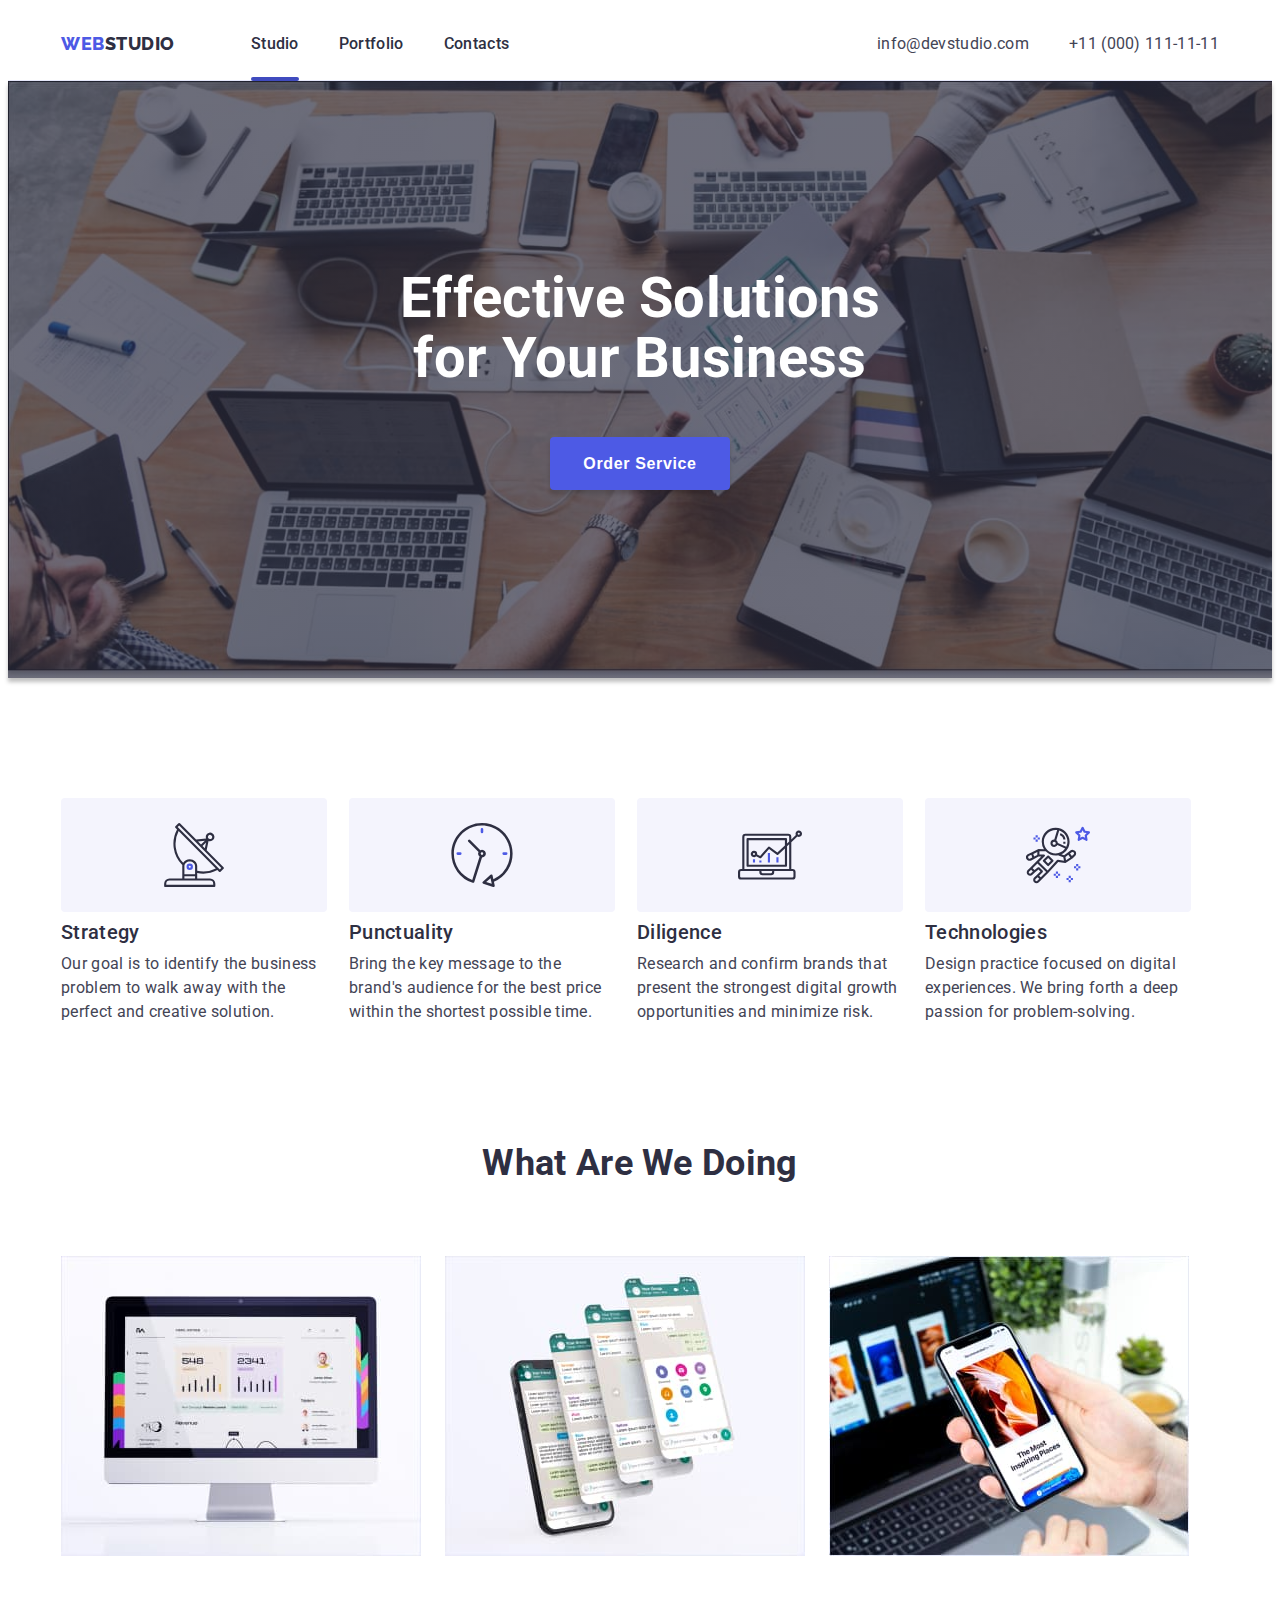
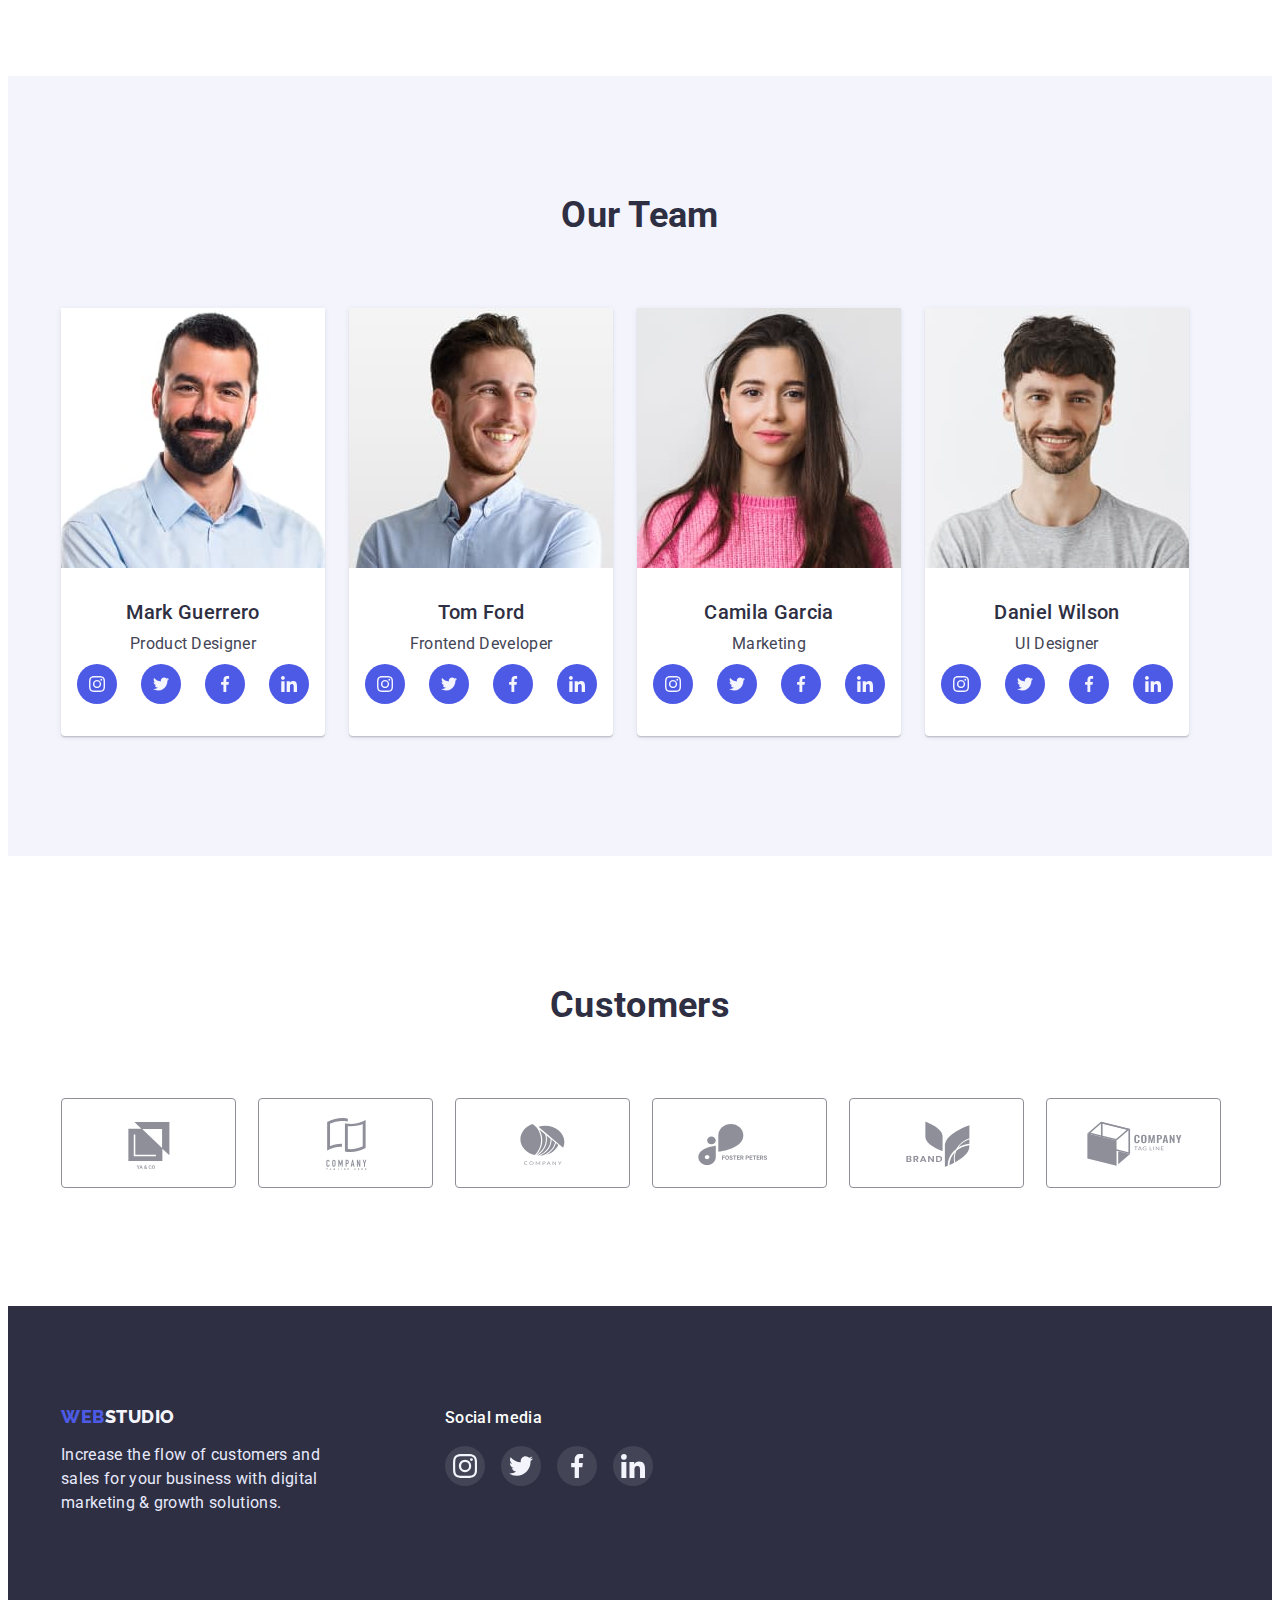
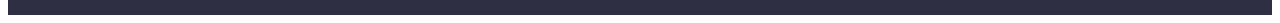
<file: index.html>
<!DOCTYPE html>
<html lang="en">
  <head>
    <meta charset="UTF-8" />
    <meta http-equiv="X-UA-Compatible" content="IE=edge" />
    <meta name="viewport" content="width=device-width, initial-scale=1.0" />
    <title>Студія</title>
    <link rel="preconnect" href="https://fonts.googleapis.com" />
    <link rel="preconnect" href="https://fonts.gstatic.com" crossorigin />
    <link
      href="https://fonts.googleapis.com/css2?family=Raleway:wght@800&family=Roboto:wght@400;500;700;900&display=swap"
      rel="stylesheet"
    />
    <link
      rel="stylesheet"
      href="https://cdnjs.cloudflare.com/ajax/libs/modern-normalize/1.1.0/modern-normalize.min.css"
      integrity="sha512-wpPYUAdjBVSE4KJnH1VR1HeZfpl1ub8YT/NKx4PuQ5NmX2tKuGu6U/JRp5y+Y8XG2tV+wKQpNHVUX03MfMFn9Q=="
      crossorigin="anonymous"
      referrerpolicy="no-referrer"
    />
    <link rel="stylesheet" href="./css/styles.css" />
  </head>
  <body>
    <header class="header">
      <div class="container header-navigation">
        <nav class="main-nav">
          <a class="logo list link" href="./index.html"
            >Web<span class="studio-header">Studio</span></a
          >
          <ul class="list">
            <li class="header-link">
              <a class="navigation link current" href="./index.html">Studio</a>
            </li>
            <li class="header-link">
              <a class="navigation link" href="./portfolio.html">Portfolio</a>
            </li>
            <li class="header-link">
              <a class="navigation link" href="#">Contacts</a>
            </li>
          </ul>
        </nav>
        <ul class="list contact">
          <li class="header-link">
            <a class="contacts link" href="mailto:info@devstudio.com"
              >info@devstudio.com</a
            >
          </li>
          <li class="header-link">
            <a class="contacts link" href="tel:+110001111111"
              >+11 (000) 111-11-11</a
            >
          </li>
        </ul>
      </div>
    </header>
    <main>
      <section class="slogan">
        <div class="container">
          <h1 class="slogan-text">Effective Solutions for Your Business</h1>
          <button class="main-btn" type="button" data-modal-open>
            Order Service
          </button>
        </div>
      </section>
      <section class="section">
        <div class="container">
          <!-- Потрібно приховати -->
          <h2 class="visually-hidden">Our advantages</h2>
          <ul class="list">
            <li class="advantages-item">
              <div class="advantages-pic">
                <svg width="64" height="64">
                  <use href="./images/icons.svg#icon-antenna"></use>
                </svg>
              </div>
              <h3 class="subtitle">Strategy</h3>
              <p>
                Our goal is to identify the business problem to walk away with
                the perfect and creative solution.
              </p>
            </li>
            <li class="advantages-item">
              <div class="advantages-pic">
                <svg width="64" height="64">
                  <use href="./images/icons.svg#icon-clock"></use>
                </svg>
              </div>
              <h3 class="subtitle">Punctuality</h3>
              <p>
                Bring the key message to the brand's audience for the best price
                within the shortest possible time.
              </p>
            </li>
            <li class="advantages-item">
              <div class="advantages-pic">
                <svg width="64" height="64">
                  <use href="./images/icons.svg#icon-diagram"></use>
                </svg>
              </div>
              <h3 class="subtitle">Diligence</h3>
              <p>
                Research and confirm brands that present the strongest digital
                growth opportunities and minimize risk.
              </p>
            </li>
            <li class="advantages-item">
              <div class="advantages-pic">
                <svg width="64" height="64">
                  <use href="./images/icons.svg#icon-astronaut"></use>
                </svg>
              </div>
              <h3 class="subtitle">Technologies</h3>
              <p>
                Design practice focused on digital experiences. We bring forth a
                deep passion for problem-solving.
              </p>
            </li>
          </ul>
        </div>
      </section>
      <section class="section no-padding">
        <div class="container">
          <h2 class="title">What are we doing</h2>
          <ul class="list">
            <li class="projects-item">
              <img
                src="./images/monitor.jpg"
                alt="Website on monitor"
                width="360"
              />
            </li>
            <li class="projects-item">
              <img
                src="./images/phone.jpg"
                alt="Mobile phone application"
                width="360"
              />
            </li>
            <li class="projects-item">
              <img
                src="./images/laptop.jpg"
                alt="Laptop on the table"
                width="360"
              />
            </li>
          </ul>
        </div>
      </section>
      <section class="team-list section">
        <div class="container">
          <h2 class="title">Our Team</h2>
          <ul class="list">
            <li class="team-item">
              <img
                src="./images/product-designer.jpg"
                alt="Mark Guerrero"
                width="264"
              />
              <div class="team-desc">
                <h3 class="subtitle">Mark Guerrero</h3>
                <p>Product Designer</p>
                <ul class="soc-list list">
                  <li class="soc-item">
                    <a href="#" class="soc-link">
                      <svg width="16" height="16" class="soc-pic">
                        <use href="./images/icons.svg#icon-instagram"></use>
                      </svg>
                    </a>
                  </li>
                  <li class="soc-item">
                    <a href="#" class="soc-link">
                      <svg width="16" height="16" class="soc-pic">
                        <use href="./images/icons.svg#icon-twitter"></use>
                      </svg>
                    </a>
                  </li>
                  <li class="soc-item">
                    <a href="#" class="soc-link">
                      <svg width="16" height="16" class="soc-pic">
                        <use href="./images/icons.svg#icon-facebook"></use>
                      </svg>
                    </a>
                  </li>
                  <li class="soc-item">
                    <a href="#" class="soc-link">
                      <svg width="16" height="16" class="soc-pic">
                        <use href="./images/icons.svg#icon-linkedin"></use>
                      </svg>
                    </a>
                  </li>
                </ul>
              </div>
            </li>
            <li class="team-item">
              <img
                src="./images/frontend-developer.jpg"
                alt="Tom Ford"
                width="264"
              />
              <div class="team-desc">
                <h3 class="subtitle">Tom Ford</h3>
                <p>Frontend Developer</p>
                <ul class="soc-list list">
                  <li class="soc-item">
                    <a href="#" class="soc-link">
                      <svg width="16" height="16" class="soc-pic">
                        <use href="./images/icons.svg#icon-instagram"></use>
                      </svg>
                    </a>
                  </li>
                  <li class="soc-item">
                    <a href="#" class="soc-link">
                      <svg width="16" height="16" class="soc-pic">
                        <use href="./images/icons.svg#icon-twitter"></use>
                      </svg>
                    </a>
                  </li>
                  <li class="soc-item">
                    <a href="#" class="soc-link">
                      <svg width="16" height="16" class="soc-pic">
                        <use href="./images/icons.svg#icon-facebook"></use>
                      </svg>
                    </a>
                  </li>
                  <li class="soc-item">
                    <a href="#" class="soc-link">
                      <svg width="16" height="16" class="soc-pic">
                        <use href="./images/icons.svg#icon-linkedin"></use>
                      </svg>
                    </a>
                  </li>
                </ul>
              </div>
            </li>
            <li class="team-item">
              <img
                src="./images/marketing.jpg"
                alt="Camila Garcia"
                width="264"
              />
              <div class="team-desc">
                <h3 class="subtitle">Camila Garcia</h3>
                <p>Marketing</p>
                <ul class="soc-list list">
                  <li class="soc-item">
                    <a href="#" class="soc-link">
                      <svg width="16" height="16" class="soc-pic">
                        <use href="./images/icons.svg#icon-instagram"></use>
                      </svg>
                    </a>
                  </li>
                  <li class="soc-item">
                    <a href="#" class="soc-link">
                      <svg width="16" height="16" class="soc-pic">
                        <use href="./images/icons.svg#icon-twitter"></use>
                      </svg>
                    </a>
                  </li>
                  <li class="soc-item">
                    <a href="#" class="soc-link">
                      <svg width="16" height="16" class="soc-pic">
                        <use href="./images/icons.svg#icon-facebook"></use>
                      </svg>
                    </a>
                  </li>
                  <li class="soc-item">
                    <a href="#" class="soc-link">
                      <svg width="16" height="16" class="soc-pic">
                        <use href="./images/icons.svg#icon-linkedin"></use>
                      </svg>
                    </a>
                  </li>
                </ul>
              </div>
            </li>
            <li class="team-item">
              <img
                src="./images/ui-designer.jpg"
                alt="Daniel Wilson"
                width="264"
              />
              <div class="team-desc">
                <h3 class="subtitle">Daniel Wilson</h3>
                <p>UI Designer</p>
                <ul class="soc-list list">
                  <li class="soc-item">
                    <a href="#" class="soc-link">
                      <svg width="16" height="16" class="soc-pic">
                        <use href="./images/icons.svg#icon-instagram"></use>
                      </svg>
                    </a>
                  </li>
                  <li class="soc-item">
                    <a href="#" class="soc-link">
                      <svg width="16" height="16" class="soc-pic">
                        <use href="./images/icons.svg#icon-twitter"></use>
                      </svg>
                    </a>
                  </li>
                  <li class="soc-item">
                    <a href="#" class="soc-link">
                      <svg width="16" height="16" class="soc-pic">
                        <use href="./images/icons.svg#icon-facebook"></use>
                      </svg>
                    </a>
                  </li>
                  <li class="soc-item">
                    <a href="#" class="soc-link">
                      <svg width="16" height="16" class="soc-pic">
                        <use href="./images/icons.svg#icon-linkedin"></use>
                      </svg>
                    </a>
                  </li>
                </ul>
              </div>
            </li>
          </ul>
        </div>
      </section>
      <section class="customers">
        <div class="container">
          <h2 class="title">Customers</h2>
          <ul class="list customer-list">
            <li class="customer-item">
              <a href="#" class="customer-link link">
                <svg width="104" height="56" class="company-item">
                  <use href="./images/icons.svg#icon-logo-ya-co"></use>
                </svg>
              </a>
            </li>
            <li class="customer-item">
              <a href="#" class="customer-link link">
                <svg width="104" height="56" class="company-item">
                  <use href="./images/icons.svg#icon-logo-tagline-here"></use>
                </svg>
              </a>
            </li>
            <li class="customer-item">
              <a href="#" class="customer-link link">
                <svg width="104" height="56" class="company-item">
                  <use href="./images/icons.svg#icon-logo-company"></use>
                </svg>
              </a>
            </li>
            <li class="customer-item">
              <a href="#" class="customer-link link">
                <svg width="104" height="56" class="company-item">
                  <use href="./images/icons.svg#icon-logo-foster-peters"></use>
                </svg>
              </a>
            </li>
            <li class="customer-item">
              <a href="#" class="customer-link link">
                <svg width="104" height="56" class="company-item">
                  <use href="./images/icons.svg#icon-logo-brand"></use>
                </svg>
              </a>
            </li>
            <li class="customer-item">
              <a href="#" class="customer-link link">
                <svg width="104" height="56" class="company-item">
                  <use href="./images/icons.svg#icon-logo-tag-line"></use>
                </svg>
              </a>
            </li>
          </ul>
        </div>
      </section>
    </main>
    <footer class="footer">
      <div class="container">
        <div class="footer-block">
          <a class="logo list link logo-small" href="index.html"
            >Web<span class="studio-footer">Studio</span></a
          >
          <p>
            Increase the flow of customers and sales for your business with
            digital marketing & growth solutions.
          </p>
        </div>
        <div class="footer-soc">
          <p>Social media</p>
          <ul class="soc-list list">
            <li class="soc-item">
              <a href="#" class="soc-link">
                <svg width="24" height="24" class="soc-pic">
                  <use href="./images/icons.svg#icon-instagram"></use>
                </svg>
              </a>
            </li>
            <li class="soc-item">
              <a href="#" class="soc-link">
                <svg width="24" height="24" class="soc-pic">
                  <use href="./images/icons.svg#icon-twitter"></use>
                </svg>
              </a>
            </li>
            <li class="soc-item">
              <a href="#" class="soc-link">
                <svg width="24" height="24" class="soc-pic">
                  <use href="./images/icons.svg#icon-facebook"></use>
                </svg>
              </a>
            </li>
            <li class="soc-item">
              <a href="#" class="soc-link">
                <svg width="24" height="24" class="soc-pic">
                  <use href="./images/icons.svg#icon-linkedin"></use>
                </svg>
              </a>
            </li>
          </ul>
        </div>
      </div>
    </footer>
    <div class="backdrop is-hidden" data-modal>
      <div class="modal">
        <button type="button" class="modal-close" data-modal-close>
          <svg class="icon-close" width="8" height="8">
            <use href="./images/icons.svg#icon-modal-close"></use>
          </svg>
        </button>
      </div>
    </div>
    <script src="./modal.js"></script>
  </body>
</html>
</file>
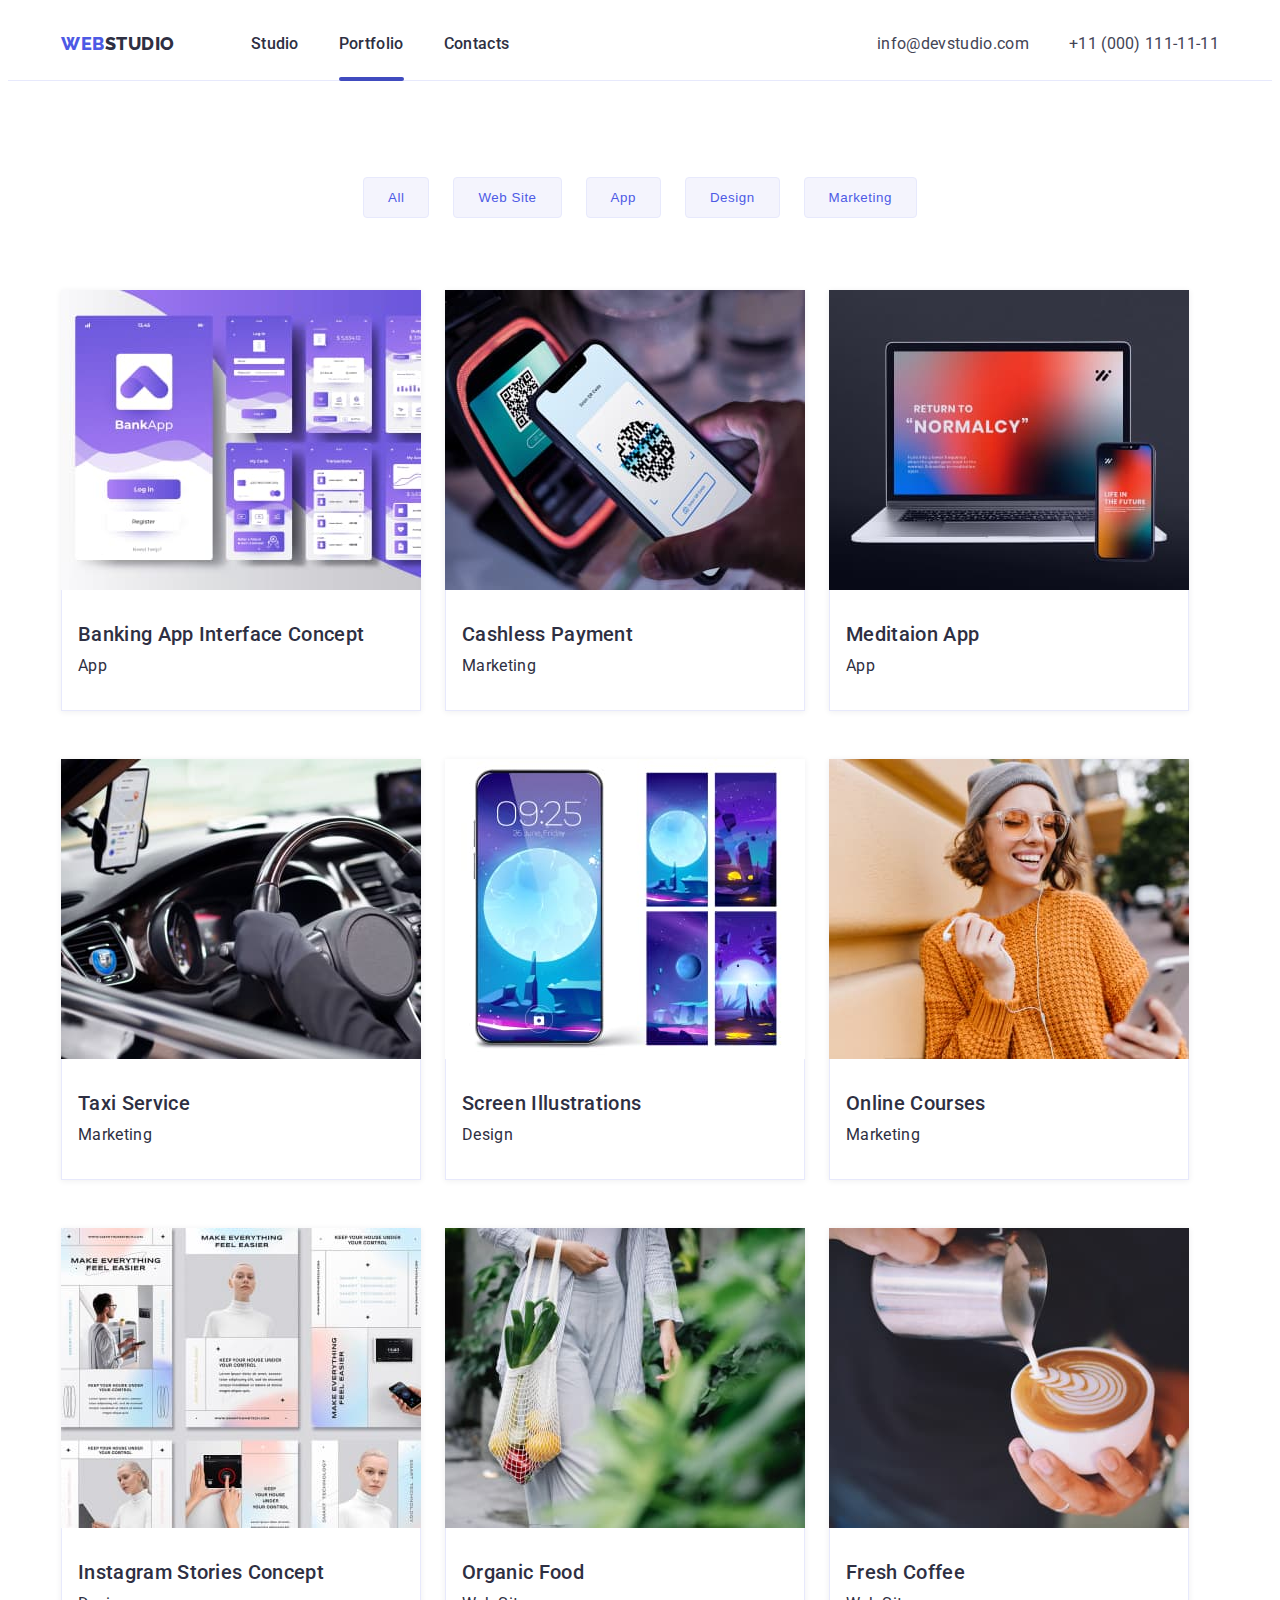
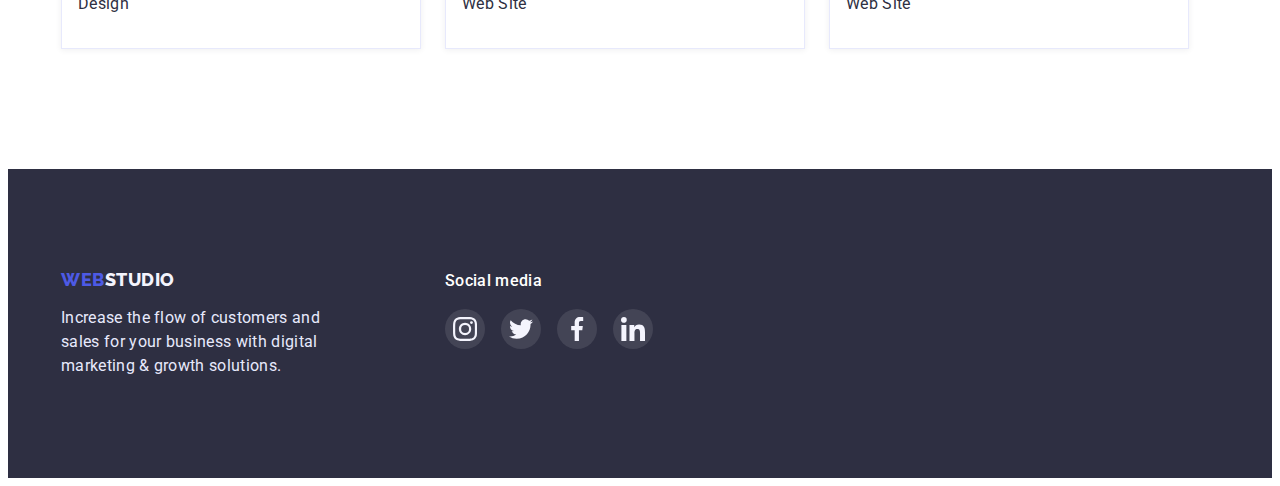
<file: portfolio.html>
<!DOCTYPE html>
<html lang="en">
  <head>
    <meta charset="UTF-8" />
    <meta http-equiv="X-UA-Compatible" content="IE=edge" />
    <meta name="viewport" content="width=device-width, initial-scale=1.0" />
    <title>Портфоліо</title>
    <link rel="preconnect" href="https://fonts.googleapis.com" />
    <link rel="preconnect" href="https://fonts.gstatic.com" crossorigin />
    <link
      href="https://fonts.googleapis.com/css2?family=Raleway:wght@800&family=Roboto:wght@400;500;700;900&display=swap"
      rel="stylesheet"
    />
    <link
      rel="stylesheet"
      href="https://cdnjs.cloudflare.com/ajax/libs/modern-normalize/1.1.0/modern-normalize.min.css"
      integrity="sha512-wpPYUAdjBVSE4KJnH1VR1HeZfpl1ub8YT/NKx4PuQ5NmX2tKuGu6U/JRp5y+Y8XG2tV+wKQpNHVUX03MfMFn9Q=="
      crossorigin="anonymous"
      referrerpolicy="no-referrer"
    />
    <link rel="stylesheet" href="./css/styles.css" />
  </head>
  <body>
    <header class="header">
      <div class="container header-navigation">
        <nav class="main-nav">
          <a class="logo list link" href="./index.html"
            >Web<span class="studio-header">Studio</span></a
          >
          <ul class="list">
            <li class="header-link">
              <a class="navigation link" href="./index.html">Studio</a>
            </li>
            <li class="header-link">
              <a class="navigation link current" href="./portfolio.html"
                >Portfolio</a
              >
            </li>
            <li class="header-link">
              <a class="navigation link" href="#">Contacts</a>
            </li>
          </ul>
        </nav>
        <ul class="list contact">
          <li class="header-link">
            <a class="contacts link" href="mailto:info@devstudio.com"
              >info@devstudio.com</a
            >
          </li>
          <li class="header-link">
            <a class="contacts link" href="tel:+110001111111"
              >+11 (000) 111-11-11</a
            >
          </li>
        </ul>
      </div>
    </header>
    <main>
      <section class="section-portfolio">
        <div class="container">
          <!--  Потрібно приховати -->
          <h1 class="visually-hidden">Our products</h1>
          <ul class="list filters">
            <li class="filter">
              <button class="button-filter" type="button">All</button>
            </li>
            <li class="filter">
              <button class="button-filter" type="button">Web Site</button>
            </li>
            <li class="filter">
              <button class="button-filter" type="button">App</button>
            </li>
            <li class="filter">
              <button class="button-filter" type="button">Design</button>
            </li>
            <li class="filter">
              <button class="button-filter" type="button">Marketing</button>
            </li>
          </ul>
          <ul class="list products">
            <li class="product-item">
              <a class="item-link" href="#">
                <div class="product-text-wrap">
                  <img
                    src="./images/banking-app.jpg"
                    alt="Banking App"
                    width="360"
                  />
                  <p class="product-text">
                    14 Stylish and User-Friendly App Design Concepts · Task
                    Manager App · Calorie Tracker App · Exotic Fruit Ecommerce
                    App · Cloud Storage App
                  </p>
                </div>
                <div class="item-description">
                  <h2 class="item-title">Banking App Interface Concept</h2>
                  <p>App</p>
                </div>
              </a>
            </li>
            <li class="product-item">
              <a class="item-link" href="#">
                <div class="product-text-wrap">
                  <img
                    src="./images/cashless-payment.jpg"
                    alt="Cashless payment"
                    width="360"
                  />
                  <p class="product-text">
                    14 Stylish and User-Friendly App Design Concepts · Task
                    Manager App · Calorie Tracker App · Exotic Fruit Ecommerce
                    App · Cloud Storage App
                  </p>
                </div>
                <div class="item-description">
                  <h2 class="item-title">Cashless Payment</h2>
                  <p>Marketing</p>
                </div>
              </a>
            </li>
            <li class="product-item">
              <a class="item-link" href="#">
                <div class="product-text-wrap">
                  <img
                    src="./images/meditation-app.jpg"
                    alt="Laptop and phone"
                    width="360"
                  />
                  <p class="product-text">
                    14 Stylish and User-Friendly App Design Concepts · Task
                    Manager App · Calorie Tracker App · Exotic Fruit Ecommerce
                    App · Cloud Storage App
                  </p>
                </div>
                <div class="item-description">
                  <h2 class="item-title">Meditaion App</h2>
                  <p>App</p>
                </div>
              </a>
            </li>
            <li class="product-item">
              <a class="item-link" href="#">
                <div class="product-text-wrap">
                  <img
                    src="./images/taxi-service.jpg"
                    alt="Interior of the car"
                    width="360"
                  />
                  <p class="product-text">
                    14 Stylish and User-Friendly App Design Concepts · Task
                    Manager App · Calorie Tracker App · Exotic Fruit Ecommerce
                    App · Cloud Storage App
                  </p>
                </div>
                <div class="item-description">
                  <h2 class="item-title">Taxi Service</h2>
                  <p>Marketing</p>
                </div>
              </a>
            </li>
            <li class="product-item">
              <a class="item-link" href="#">
                <div class="product-text-wrap">
                  <img
                    src="./images/screen-illustrations.jpg"
                    alt="Phone screen"
                    width="360"
                  />
                  <p class="product-text">
                    14 Stylish and User-Friendly App Design Concepts · Task
                    Manager App · Calorie Tracker App · Exotic Fruit Ecommerce
                    App · Cloud Storage App
                  </p>
                </div>
                <div class="item-description">
                  <h2 class="item-title">Screen Illustrations</h2>
                  <p>Design</p>
                </div>
              </a>
            </li>
            <li class="product-item">
              <a class="item-link" href="#">
                <div class="product-text-wrap">
                  <img
                    src="./images/online-courses.jpg"
                    alt="Smiling woman"
                    width="360"
                  />
                  <p class="product-text">
                    14 Stylish and User-Friendly App Design Concepts · Task
                    Manager App · Calorie Tracker App · Exotic Fruit Ecommerce
                    App · Cloud Storage App
                  </p>
                </div>
                <div class="item-description">
                  <h2 class="item-title">Online Courses</h2>
                  <p>Marketing</p>
                </div>
              </a>
            </li>
            <li class="product-item">
              <a class="item-link" href="#">
                <div class="product-text-wrap">
                  <img
                    src="./images/instagram-stories.jpg"
                    alt="Instagram stories"
                    width="360"
                  />
                  <p class="product-text">
                    14 Stylish and User-Friendly App Design Concepts · Task
                    Manager App · Calorie Tracker App · Exotic Fruit Ecommerce
                    App · Cloud Storage App
                  </p>
                </div>
                <div class="item-description">
                  <h2 class="item-title">Instagram Stories Concept</h2>
                  <p>Design</p>
                </div>
              </a>
            </li>
            <li class="product-item">
              <a class="item-link" href="#">
                <div class="product-text-wrap">
                  <img
                    src="./images/organic-food.jpg"
                    alt="Woman and fruits"
                    width="360"
                  />
                  <p class="product-text">
                    14 Stylish and User-Friendly App Design Concepts · Task
                    Manager App · Calorie Tracker App · Exotic Fruit Ecommerce
                    App · Cloud Storage App
                  </p>
                </div>
                <div class="item-description">
                  <h2 class="item-title">Organic Food</h2>
                  <p>Web Site</p>
                </div>
              </a>
            </li>
            <li class="product-item">
              <a class="item-link" href="#">
                <div class="product-text-wrap">
                  <img
                    src="./images/coffee.jpg"
                    alt="Cup of coffee"
                    width="360"
                  />
                  <p class="product-text">
                    14 Stylish and User-Friendly App Design Concepts · Task
                    Manager App · Calorie Tracker App · Exotic Fruit Ecommerce
                    App · Cloud Storage App
                  </p>
                </div>
                <div class="item-description">
                  <h2 class="item-title">Fresh Coffee</h2>
                  <p>Web Site</p>
                </div>
              </a>
            </li>
          </ul>
        </div>
      </section>
    </main>
    <footer class="footer">
      <div class="container">
        <div class="footer-block">
          <a class="logo list link logo-small" href="index.html"
            >Web<span class="studio-footer">Studio</span></a
          >
          <p>
            Increase the flow of customers and sales for your business with
            digital marketing & growth solutions.
          </p>
        </div>
        <div class="footer-soc">
          <p>Social media</p>
          <ul class="soc-list list">
            <li class="soc-item">
              <a href="#" class="soc-link">
                <svg width="24" height="24" class="soc-pic">
                  <use href="./images/icons.svg#icon-instagram"></use>
                </svg>
              </a>
            </li>
            <li class="soc-item">
              <a href="#" class="soc-link">
                <svg width="24" height="24" class="soc-pic">
                  <use href="./images/icons.svg#icon-twitter"></use>
                </svg>
              </a>
            </li>
            <li class="soc-item">
              <a href="#" class="soc-link">
                <svg width="24" height="24" class="soc-pic">
                  <use href="./images/icons.svg#icon-facebook"></use>
                </svg>
              </a>
            </li>
            <li class="soc-item">
              <a href="#" class="soc-link">
                <svg width="24" height="24" class="soc-pic">
                  <use href="./images/icons.svg#icon-linkedin"></use>
                </svg>
              </a>
            </li>
          </ul>
        </div>
      </div>
    </footer>
  </body>
</html>
</file>
<file: css/styles.css>
:root {
  --background-primary: #e5e5e5;
  --color-brand: #4d5ae5;
  --color-white: #ffffff;
  --color-text: #434455;
  --color-primary: #2e2f42;
  --color-light: #f4f4fd;
  --color-accent: #e7e9fc;
  --color-action: #404bbf;
  --color-logo-text: #8e8f99;
  --footer-link: rgba(255, 255, 255, 0.1);
  --footer-link-active: #31d0aa;
  --background-modal: rgba(46, 47, 66, 0.4);
  --color-modal: #fcfcfc;
  --background-button-close: rgba(0, 0, 0, 0.1);
}
p,
h1,
h2,
h3,
h4,
h5,
h6 {
  margin: 0;
}
ul {
  margin: 0;
  padding-left: 0;
}
.container {
  width: 1158px;
  padding-left: 15px;
  padding-right: 15px;
  margin: 0 auto;
}
body {
  color: var(--color-text);
  background-color: var(--color-white);
  font-family: 'Roboto', sans-serif;
  font-size: 16px;
  line-height: 1.5;
  letter-spacing: 0.02em;
}
.header {
  background-color: var(--color-white);
  padding-top: 24px;
  padding-bottom: 24px;
  border-bottom: 1px solid var(--color-accent);
}
.main-nav {
  display: flex;
  align-items: center;
}
.main-nav .logo {
  margin-right: 76px;
}
.header-navigation {
  display: flex;
}
.contact {
  margin-left: auto;
}
.logo {
  color: var(--color-brand);
  font-family: 'Raleway', sans-serif;
  font-weight: 800;
  font-size: 18px;
  line-height: 1.33;
  letter-spacing: 0.03em;
  text-transform: uppercase;
  display: block;
}
.logo-small {
  line-height: 1.17;
}
.studio-header {
  color: var(--color-primary);
}
.studio-footer {
  color: var(--color-light);
}
.navigation {
  position: relative;
  color: var(--color-primary);
  font-weight: 500;
  transition: color 250ms cubic-bezier(0.4, 0, 0.2, 1);
}
.navigation.current::after {
  content: ' ';
  position: absolute;
  width: 100%;
  height: 4px;
  background: var(--color-action);
  border-radius: 2px;
  left: 0;
  bottom: -28px;
}

.contacts {
  color: var(--color-text);
  transition: color 250ms cubic-bezier(0.4, 0, 0.2, 1);
}

.header-link {
  margin-right: 40px;
  display: block;
}

.navigation:hover,
.navigation:focus,
.contacts:hover,
.contacts:focus {
  color: var(--color-action);
}
.link {
  text-decoration: none;
}
.list {
  list-style: none;
  display: flex;
}
.section {
  padding-top: 120px;
  padding-bottom: 120px;
}
.slogan {
  background-color: var(--color-primary);
  text-align: center;
  padding-bottom: 188px;
  padding-top: 188px;
  max-width: 1440px;
  margin: 0 auto;
  background-image: linear-gradient(
      rgba(46, 47, 66, 0.7),
      rgba(46, 47, 66, 0.7)
    ),
    url(../images/people-office.jpg);
  background-size: cover;
  box-shadow: 0px 4px 4px 0px #00000040;
}
.slogan-text {
  color: var(--color-white);
  font-weight: 700;
  font-size: 56px;
  line-height: 1.07;
  max-width: 494px;
  margin: 0 auto;
  margin-bottom: 48px;
}
.main-btn {
  color: var(--color-white);
  background-color: var(--color-brand);
  font-weight: 600;
  font-size: 16px;
  line-height: 1.19;
  align-items: center;
  letter-spacing: 0.04em;
  cursor: pointer;
  padding: 16px 32px;
  min-width: 169px;
  border-radius: 4px;
  border: 1px solid transparent;
  display: inline-block;
  box-shadow: 0px 4px 4px rgba(0, 0, 0, 0.15);
  transition: background-color 250ms cubic-bezier(0.4, 0, 0.2, 1),
    box-shadow 250ms cubic-bezier(0.4, 0, 0.2, 1);
}
.main-btn:hover,
.main-btn:focus {
  background-color: var(--color-action);
  box-shadow: 0px 4px 4px rgba(0, 0, 0, 0.15);
}
.visually-hidden {
  position: absolute;
  white-space: nowrap;
  width: 1px;
  height: 1px;
  overflow: hidden;
  border: 0;
  padding: 0;
  clip: rect(0 0 0 0);
  clip-path: inset(50%);
  margin: -1px;
}
.subtitle {
  color: var(--color-primary);
  font-weight: 500;
  font-size: 20px;
  line-height: 1.2;
}
.advantages-item,
.projects-item,
.team-item {
  margin-right: 24px;
}
.advantages-item:last-child,
.projects-item:last-child,
.team-item:last-child,
.header-link:last-child,
.filter:last-child,
.advantages-pic:last-child {
  margin-right: 0;
}
.list .subtitle {
  margin-bottom: 8px;
}

.title {
  color: var(--color-primary);
  font-weight: 700;
  font-size: 36px;
  line-height: 1.11;
  text-align: center;
  text-transform: capitalize;
}
.section .title {
  margin-bottom: 72px;
}

.no-padding {
  padding-top: 0;
}
.team-list {
  background-color: var(--color-light);
}

.team-item {
  background-color: var(--color-white);
  box-shadow: 0px 1px 6px rgba(46, 47, 66, 0.08),
    0px 1px 1px rgba(46, 47, 66, 0.16), 0px 2px 1px rgba(46, 47, 66, 0.08);
  border-radius: 0px 0px 4px 4px;
}
.team-item p {
  margin-bottom: 8px;
}
img {
  display: block;
}

.footer {
  color: var(--color-accent);
  background-color: var(--color-primary);
  padding-top: 100px;
  padding-bottom: 100px;
}
.footer .logo {
  margin-bottom: 16px;
}
.footer p {
  max-width: 264px;
}
.button-filter {
  color: var(--color-brand);
  background-color: var(--color-light);
  font-weight: 500;
  align-items: center;
  text-align: center;
  letter-spacing: 0.04em;
  cursor: pointer;
  padding: 12px 24px;
  border-radius: 4px;
  border: 1px solid var(--color-accent);
  display: inline-block;
  transition: color 250ms cubic-bezier(0.4, 0, 0.2, 1),
    background-color 250ms cubic-bezier(0.4, 0, 0.2, 1),
    box-shadow 250ms cubic-bezier(0.4, 0, 0.2, 1),
    border 250ms cubic-bezier(0.4, 0, 0.2, 1);
}
.button-filter:hover,
.button-filter:focus {
  color: var(--color-white);
  background-color: var(--color-action);
  box-shadow: 0px 3px 1px rgba(0, 0, 0, 0.1), 0px 2px 1px rgba(0, 0, 0, 0.08),
    0px 2px 2px rgba(0, 0, 0, 0.12);
  border: 1px solid var(--color-action);
}
.item-link {
  color: var(--color-primary);
  text-decoration: none;
  display: inline-block;
  box-shadow: 0px 1px 6px rgba(46, 47, 66, 0.08);
  transition: box-shadow 250ms cubic-bezier(0.4, 0, 0.2, 1);
}
.item-link:hover,
.item-link:focus {
  box-shadow: 0px 1px 6px rgba(46, 47, 66, 0.08),
    0px 1px 1px rgba(46, 47, 66, 0.16), 0px 2px 1px rgba(46, 47, 66, 0.08);
}
.item-link:hover .product-text,
.item-link:focus .product-text {
  transform: translateY(0);
}
.item-title {
  color: var(--color-primary);
  font-weight: 500;
  font-size: 20px;
  line-height: 1.2;
  margin-bottom: 8px;
}
.section-portfolio {
  padding-top: 96px;
  padding-bottom: 120px;
}
.filters {
  display: flex;
  margin-bottom: 72px;
  justify-content: center;
}
.filter {
  margin-right: 24px;
}
.products {
  display: flex;
  flex-wrap: wrap;
}
.product-item {
  margin-right: 24px;
  margin-bottom: 48px;
  max-width: 360px;
}
.product-item:nth-child(3n) {
  margin-right: 0;
}
.product-item:nth-last-child(-n + 3) {
  margin-bottom: 0;
}
.product-text-wrap {
  position: relative;
  overflow: hidden;
}
.product-text {
  position: absolute;
  height: 100%;
  color: var(--color-light);
  background-color: var(--color-brand);
  padding: 40px 32px;
  top: 0;
  transform: translateY(100%);
  transition: transform 250ms cubic-bezier(0.4, 0, 0.2, 1);
}
.item-description {
  display: block;
  border-left: 1px solid var(--color-accent);
  border-right: 1px solid var(--color-accent);
  border-bottom: 1px solid var(--color-accent);
  padding: 32px 16px;
  transition: border-left 250ms cubic-bezier(0.4, 0, 0.2, 1),
    border-right 250ms cubic-bezier(0.4, 0, 0.2, 1),
    border-bottom 250ms cubic-bezier(0.4, 0, 0.2, 1);
}
.item-description:hover,
.item-description:focus {
  border-left: 0.5px solid var(--color-light);
  border-right: 0.5px solid var(--color-light);
  border-bottom: 0.5px solid var(--color-light);
}
.advantages-pic {
  height: 112px;
  width: 100%;
  background-color: var(--color-light);
  border-radius: 4px;
  border: 1px solid transparent;
  justify-content: center;
  align-items: center;
  display: flex;
  gap: 24px;
  margin-bottom: 8px;
  margin-right: 24px;
}
.advantages-item {
  width: 264px;
}
.soc-list {
  display: flex;
  gap: 24px;
  justify-content: center;
}
.soc-item {
  width: 40px;
  height: 40px;
}
.soc-link {
  width: 100%;
  height: 100%;
  background-color: var(--color-brand);
  display: flex;
  align-items: center;
  justify-content: center;
  border-radius: 50%;
  transition: background-color 250ms cubic-bezier(0.4, 0, 0.2, 1);
}
.soc-pic {
  fill: var(--color-light);
}
.team-desc {
  padding-top: 32px;
  padding-bottom: 32px;
  text-align: center;
}
.soc-link:hover,
.soc-link:focus {
  background-color: var(--color-action);
}
.footer .soc-link {
  background-color: var(--footer-link);
}
.footer .soc-list {
  gap: 16px;
  justify-content: left;
}
.footer .soc-link:hover,
.footer .soc-link:focus {
  background-color: var(--footer-link-active);
}
.footer .container {
  display: flex;
  gap: 120px;
}
.footer-soc p {
  margin-bottom: 16px;
  font-weight: 500;
  color: var(--color-white);
}
.customers {
  padding-top: 130px;
  padding-bottom: 120px;
}
.customers .title {
  margin-bottom: 72px;
}
.customer-list {
  display: flex;
  gap: 24px;
}
.customer-item {
  height: 88px;
  width: calc((100% - 120px) / 6);
}
.company-item {
  fill: var(--color-logo-text);
  transition: fill 250ms cubic-bezier(0.4, 0, 0.2, 1);
}
.customer-link {
  width: 100%;
  height: 100%;
  border: 1px solid var(--color-logo-text);
  border-radius: 4px;
  align-items: center;
  justify-content: center;
  display: flex;
  transition: border-color 250ms cubic-bezier(0.4, 0, 0.2, 1);
}
.customer-link:hover,
.customer-link:focus {
  border-color: var(--color-action);
}
.customer-link:hover .company-item,
.customer-logo:link .company-item {
  fill: var(--color-action);
}
.backdrop {
  position: fixed;
  top: 0;
  width: 100%;
  height: 100%;
  background-color: var(--background-modal);
  transition: opacity 250ms cubic-bezier(0.4, 0, 0.2, 1),
    visibility 250ms cubic-bezier(0.4, 0, 0.2, 1);
}
.modal {
  position: absolute;
  top: 50%;
  left: 50%;
  transform: translate(-50%, -50%) scale(1);
  width: 408px;
  min-height: 576px;
  background-color: var(--color-modal);
  box-shadow: 0px 1px 1px rgba(0, 0, 0, 0.14), 0px 1px 3px rgba(0, 0, 0, 0.12),
    0px 2px 1px rgba(0, 0, 0, 0.2);
  border-radius: 4px;
  transition: transform 250ms cubic-bezier(0.4, 0, 0.2, 1);
}
.modal-close {
  position: absolute;
  right: 24px;
  top: 24px;
  width: 24px;
  height: 24px;
  background-color: var(--color-accent);
  border: 1px solid var(--background-button-close);
  border-radius: 50%;
  display: inline-block;
  align-items: center;
  cursor: pointer;
  transition: background-color 250ms cubic-bezier(0.4, 0, 0.2, 1);
}
.modal-close:hover,
.modal-close:focus {
  background-color: var(--color-action);
}
.icon-close {
  transition: fill 250ms cubic-bezier(0.4, 0, 0.2, 1);
}
.modal-close:hover .icon-close,
.modal-close:focus .icon-close {
  fill: var(--color-white);
}
.is-hidden {
  opacity: 0;
  visibility: hidden;
  pointer-events: none;
}
.backdrop.is-hidden .modal {
  transform: translate(-50%, -50%) scale(0);
}
</file>
